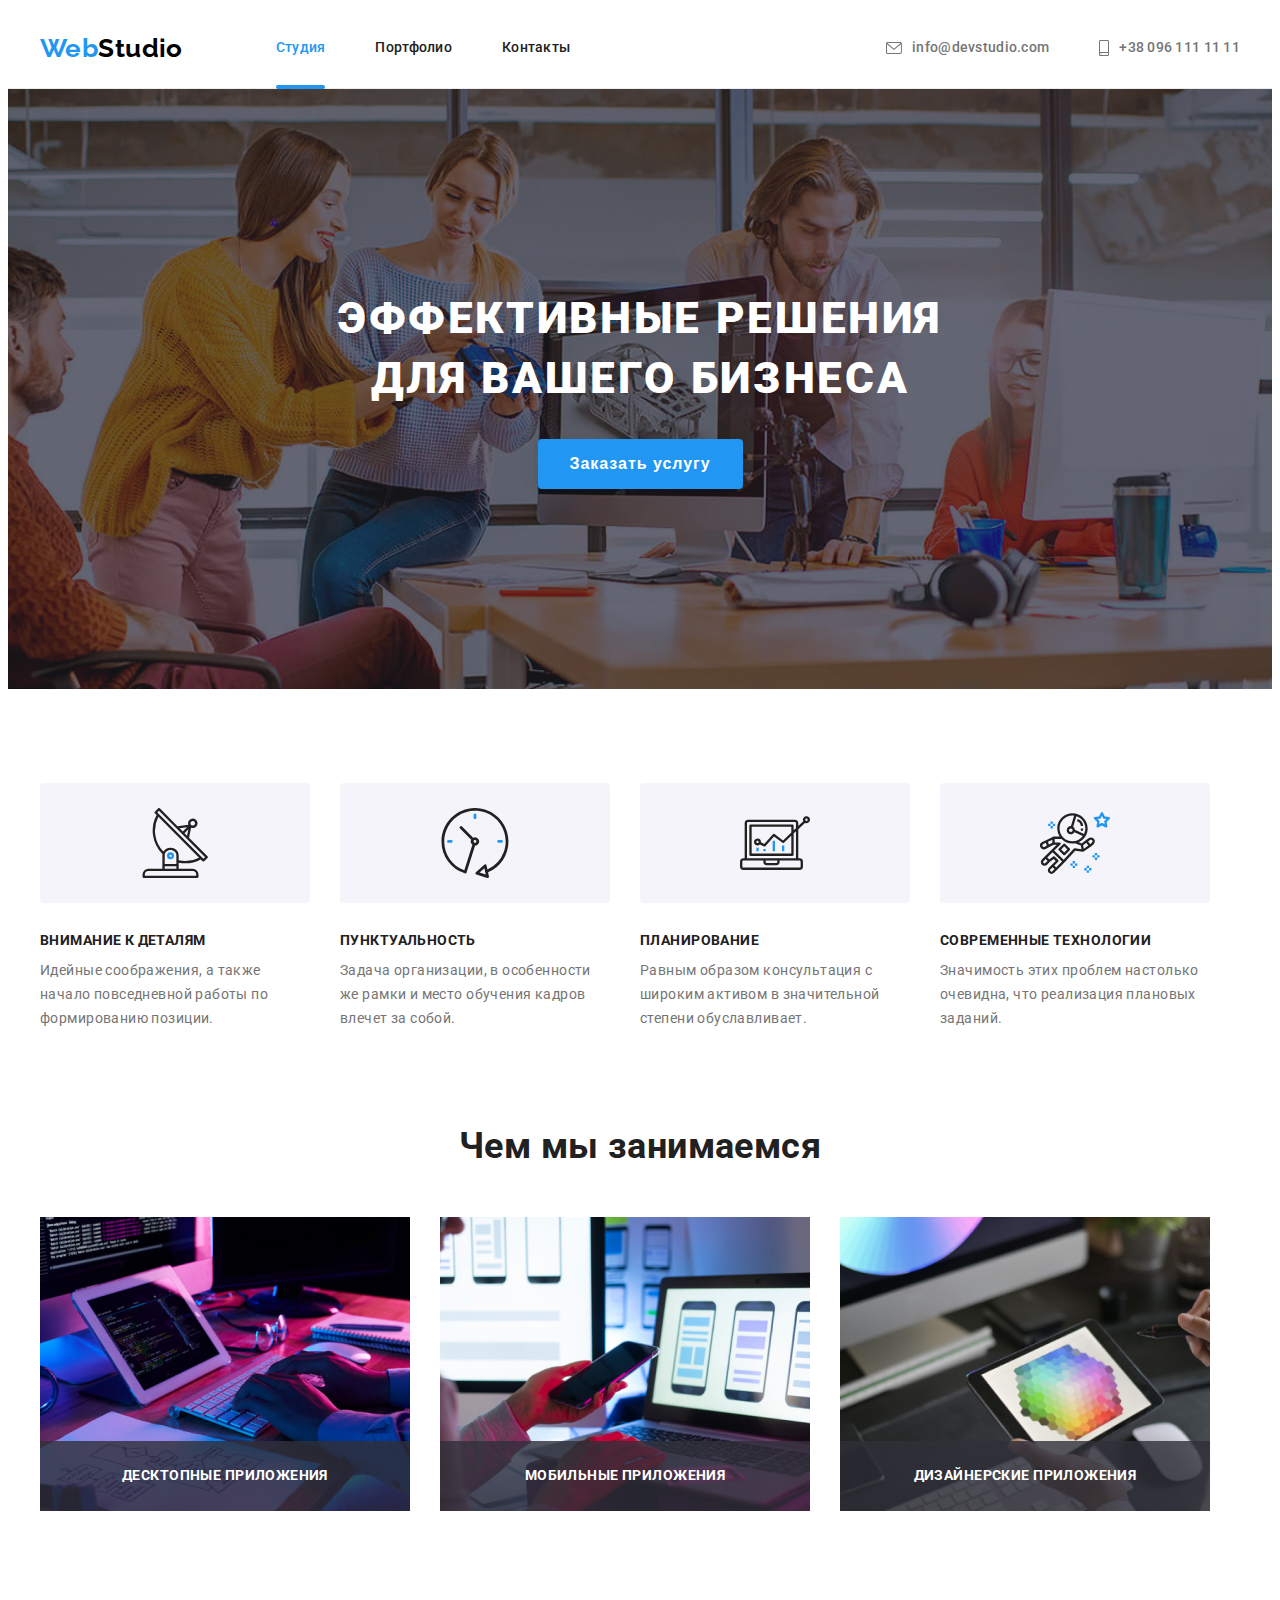
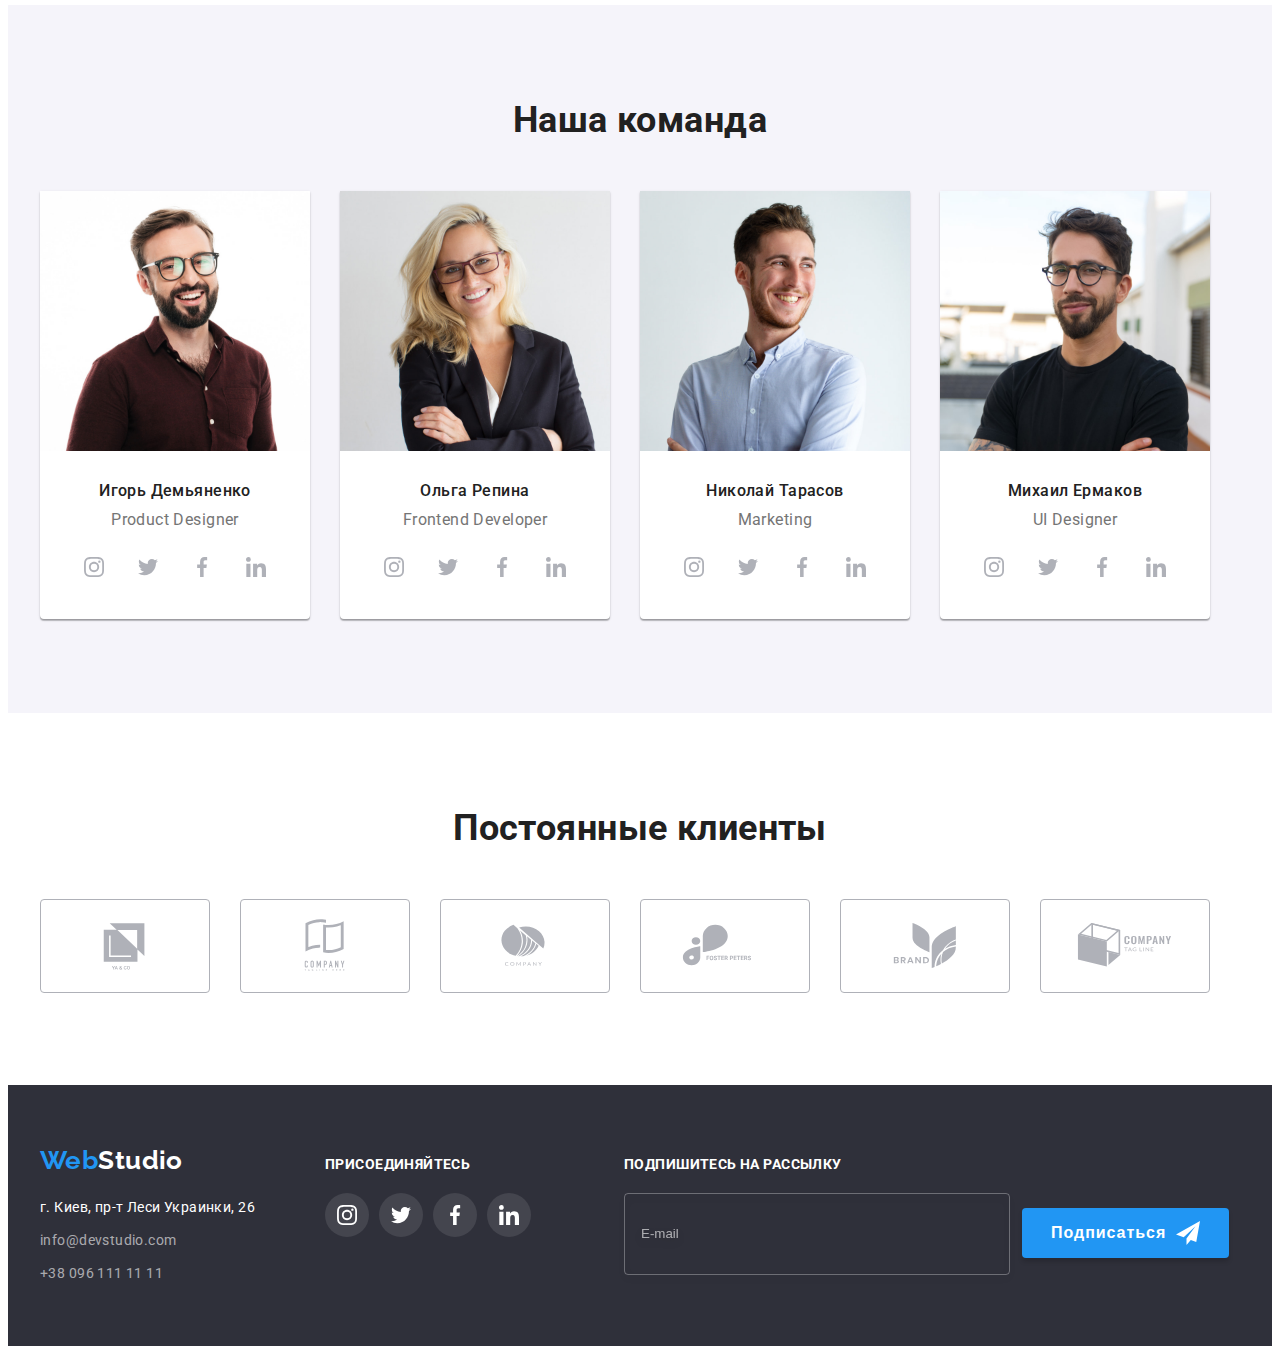
<file: index.html>
<!DOCTYPE html>
<html lang="ru">
   <head>
      <meta charset="UTF-8" />
      <meta http-equiv="X-UA-Compatible" content="IE=edge" />
      <meta name="viewport" content="width=device-width, initial-scale=1.0" />
      <title>WebStudio</title>
      <link rel="preconnect" href="https://fonts.googleapis.com" />
      <link rel="preconnect" href="https://fonts.gstatic.com" crossorigin />
      <link
         href="https://fonts.googleapis.com/css2?family=Raleway:wght@700&family=Roboto:wght@400;500;700;900&display=swap"
         rel="stylesheet"
      />
      <link
         rel="stylesheet"
         href="https://cdnjs.cloudflare.com/ajax/libs/modern-normalize/1.1.0/modern-normalize.min.css"
         integrity="sha512-wpPYUAdjBVSE4KJnH1VR1HeZfpl1ub8YT/NKx4PuQ5NmX2tKuGu6U/JRp5y+Y8XG2tV+wKQpNHVUX03MfMFn9Q=="
         crossorigin="anonymous"
         referrerpolicy="no-referrer"
      />
      <link rel="stylesheet" href="./css/main.min.css">
   </head>
   <body>
      <!-- content of header -->
      <header class="header">
         <div class="container header__container">
            <!-- navigation -->
            <nav class="header__container">
               <!-- logo -->
               <a class="link logo logo--header" href="./index.html">
                  <span class="logo--accent">Web</span>Studio
               </a>

               <!-- navigation list -->
               <ul class="list nav">
                  <li class="nav__item">
                     <a class="link nav__link nav__link--current" href="./index.html">Студия</a>
                  </li>
                  <li class="nav__item">
                     <a class="link nav__link" href="./portfolio.html">Портфолио</a>
                  </li>
                  <li class="nav__item"><a class="link nav__link" href="">Контакты</a></li>
               </ul>
            </nav>

            <!-- Email and telephone number -->
            <ul class="list nav">
               <li class="nav__item">
                  <a class="link nav__link nav__link--contact" href="mailto:info@devstudio.com"
                     ><svg class="nav__icon" width="16" height="12">
                        <use href="./images/icons.svg#mail"></use></svg
                     >info@devstudio.com</a
                  >
               </li>
               <li class="nav__item">
                  <a class="link nav__link nav__link--contact" href="tel:+380961111111">
                     <svg class="nav__icon" width="10" height="16">
                        <use href="./images/icons.svg#phone"></use></svg
                     >+38 096 111 11 11</a
                  >
               </li>
            </ul>
         </div>
      </header>

      <!-- main content -->
      <main>
         <!-- hero -->
         <section class="hero">
            <div class="container">
               <h1 class="hero__title">Эффективные решения для вашего бизнеса</h1>
               <button data-modal-open class="hero__btn btn" type="button">Заказать услугу</button>
            </div>
         </section>

         <!-- features -->
         <section class="features">
            <div class="container">
               <!-- hidden h2 -->
               <h2 class="hidden">Преимущества</h2>

               <!-- features list -->
               <ul class="list features__list">
                  <li class="features__item">
                     <div class="features__box">
                        <svg class="features__icon" width="70" height="70">
                           <use href="./images/icons.svg#features-1"></use>
                        </svg>
                     </div>
                     <h3 class="features__title">Внимание к деталям</h3>
                     <p class="features__text">
                        Идейные соображения, а также начало повседневной работы по формированию
                        позиции.
                     </p>
                  </li>
                  <li class="features__item">
                     <div class="features__box">
                        <svg class="features__icon" width="70" height="70">
                           <use href="./images/icons.svg#features-2"></use>
                        </svg>
                     </div>
                     <h3 class="features__title">Пунктуальность</h3>
                     <p class="features__text">
                        Задача организации, в особенности же рамки и место обучения кадров влечет за
                        собой.
                     </p>
                  </li>
                  <li class="features__item">
                     <div class="features__box">
                        <svg class="features__icon" width="70" height="70">
                           <use href="./images/icons.svg#features-3"></use>
                        </svg>
                     </div>
                     <h3 class="features__title">Планирование</h3>
                     <p class="features__text">
                        Равным образом консультация с широким активом в значительной степени
                        обуславливает.
                     </p>
                  </li>
                  <li class="features__item">
                     <div class="features__box">
                        <svg class="features__icon" width="70" height="70">
                           <use href="./images/icons.svg#features-4"></use>
                        </svg>
                     </div>
                     <h3 class="features__title">Современные технологии</h3>
                     <p class="features__text">
                        Значимость этих проблем настолько очевидна, что реализация плановых заданий.
                     </p>
                  </li>
               </ul>
            </div>
         </section>

         <!-- types of services -->
         <section class="services">
            <div class="container">
               <h2 class="title services__title">Чем мы занимаемся</h2>
               <ul class="list services__list">
                  <li class="services__item">
                     <img
                        src="./images/services-1.jpg"
                        width="370"
                        height="294"
                        alt="Десктопные приложения"
                     />
                     <div class="services__text">Десктопные приложения</div>
                  </li>
                  <li class="services__item">
                     <img
                        src="./images/services-2.jpg"
                        width="370"
                        height="294"
                        alt="Мобильные приложения"
                     />
                     <div class="services__text">Мобильные приложения</div>
                  </li>
                  <li class="services__item">
                     <img
                        src="./images/services-3.jpg"
                        width="370"
                        height="294"
                        alt="Дизайнерские приложения"
                     />
                     <div class="services__text">Дизайнерские приложения</div>
                  </li>
               </ul>
            </div>
         </section>

         <!-- workers -->
         <section class="worker">
            <div class="container">
               <h2 class="title worker__title">Наша команда</h2>

               <!-- workers cards -->
               <ul class="list worker__list">
                  <li class="worker__item">
                     <img
                        width="270"
                        height="260"
                        src="./images/worker-1.jpg"
                        alt="фото первого члена команды"
                     />
                     <div class="worker__wrapper">
                        <h3 class="worker__name">Игорь Демьяненко</h3>
                        <p class="worker__position">Product Designer</p>

                        <!-- workers social -->
                        <ul class="social list">
                           <li class="social__item">
                              <a class="social__link" href="https://www.instagram.com/"
                                 ><svg class="social__icon" width="20" height="20">
                                    <use href="./images/icons.svg#instagram"></use></svg
                              ></a>
                           </li>
                           <li class="social__item">
                              <a class="social__link" href="https://twitter.com/"
                                 ><svg class="social__icon" width="20" height="20">
                                    <use href="./images/icons.svg#twitter"></use></svg
                              ></a>
                           </li>
                           <li class="social__item">
                              <a class="social__link" href="https://www.facebook.com/"
                                 ><svg class="social__icon" width="20" height="20">
                                    <use href="./images/icons.svg#facebook"></use></svg
                              ></a>
                           </li>
                           <li class="social__item">
                              <a class="social__link" href="https://www.linkedin.com/"
                                 ><svg class="social__icon" width="20" height="20">
                                    <use href="./images/icons.svg#linkedin"></use></svg
                              ></a>
                           </li>
                        </ul>
                     </div>
                  </li>
                  <li class="worker__item">
                     <img
                        width="270"
                        height="260"
                        src="./images/worker-2.jpg"
                        alt="фото второго члена команды"
                     />
                     <div class="worker__wrapper">
                        <h3 class="worker__name">Ольга Репина</h3>
                        <p class="worker__position">Frontend Developer</p>

                        <!-- workers social -->
                        <ul class="social list">
                           <li class="social__item">
                              <a class="social__link" href="https://www.instagram.com/"
                                 ><svg class="social__icon" width="20" height="20">
                                    <use href="./images/icons.svg#instagram"></use></svg
                              ></a>
                           </li>
                           <li class="social__item">
                              <a class="social__link" href="https://twitter.com/"
                                 ><svg class="social__icon" width="20" height="20">
                                    <use href="./images/icons.svg#twitter"></use></svg
                              ></a>
                           </li>
                           <li class="social__item">
                              <a class="social__link" href="https://www.facebook.com/"
                                 ><svg class="social__icon" width="20" height="20">
                                    <use href="./images/icons.svg#facebook"></use></svg
                              ></a>
                           </li>
                           <li class="social__item">
                              <a class="social__link" href="https://www.linkedin.com/"
                                 ><svg class="social__icon" width="20" height="20">
                                    <use href="./images/icons.svg#linkedin"></use></svg
                              ></a>
                           </li>
                        </ul>
                     </div>
                  </li>
                  <li class="worker__item">
                     <img
                        width="270"
                        height="260"
                        src="./images/worker-3.jpg"
                        alt="фото третьего члена команды"
                     />
                     <div class="worker__wrapper">
                        <h3 class="worker__name">Николай Тарасов</h3>
                        <p class="worker__position">Marketing</p>

                        <!-- workers social -->
                        <ul class="social list">
                           <li class="social__item">
                              <a class="social__link" href="https://www.instagram.com/"
                                 ><svg class="social__icon" width="20" height="20">
                                    <use href="./images/icons.svg#instagram"></use></svg
                              ></a>
                           </li>
                           <li class="social__item">
                              <a class="social__link" href="https://twitter.com/"
                                 ><svg class="social__icon" width="20" height="20">
                                    <use href="./images/icons.svg#twitter"></use></svg
                              ></a>
                           </li>
                           <li class="social__item">
                              <a class="social__link" href="https://www.facebook.com/"
                                 ><svg class="social__icon" width="20" height="20">
                                    <use href="./images/icons.svg#facebook"></use></svg
                              ></a>
                           </li>
                           <li class="social__item">
                              <a class="social__link" href="https://www.linkedin.com/"
                                 ><svg class="social__icon" width="20" height="20">
                                    <use href="./images/icons.svg#linkedin"></use></svg
                              ></a>
                           </li>
                        </ul>
                     </div>
                  </li>
                  <li class="worker__item">
                     <img
                        width="270"
                        height="260"
                        src="./images/worker-4.jpg"
                        alt="фото четвертого члена команды"
                     />
                     <div class="worker__wrapper">
                        <h3 class="worker__name">Михаил Ермаков</h3>
                        <p class="worker__position">UI Designer</p>

                        <!-- workers social -->
                        <ul class="social list">
                           <li class="social__item">
                              <a class="social__link" href="https://www.instagram.com/"
                                 ><svg class="social__icon" width="20" height="20">
                                    <use href="./images/icons.svg#instagram"></use></svg
                              ></a>
                           </li>
                           <li class="social__item">
                              <a class="social__link" href="https://twitter.com/"
                                 ><svg class="social__icon" width="20" height="20">
                                    <use href="./images/icons.svg#twitter"></use></svg
                              ></a>
                           </li>
                           <li class="social__item">
                              <a class="social__link" href="https://www.facebook.com/"
                                 ><svg class="social__icon" width="20" height="20">
                                    <use href="./images/icons.svg#facebook"></use></svg
                              ></a>
                           </li>
                           <li class="social__item">
                              <a class="social__link" href="https://www.linkedin.com/"
                                 ><svg class="social__icon" width="20" height="20">
                                    <use href="./images/icons.svg#linkedin"></use></svg
                              ></a>
                           </li>
                        </ul>
                     </div>
                  </li>
               </ul>
            </div>
         </section>

         <!-- clients -->
         <section class="clients">
            <div class="container">
               <h2 class="clients__title">Постоянные клиенты</h2>
               <ul class="list clients__list">
                  <li class="clients__item">
                     <a href="" class="clients__link">
                        <svg class="clients__icon" width="106" height="60">
                           <use href="./images/icons.svg#logo"></use>
                        </svg>
                     </a>
                  </li>
                  <li class="clients__item">
                     <a href="" class="clients__link">
                        <svg class="clients__icon" width="106" height="60">
                           <use href="./images/icons.svg#logo-1"></use>
                        </svg>
                     </a>
                  </li>
                  <li class="clients__item">
                     <a href="" class="clients__link">
                        <svg class="clients__icon" width="106" height="60">
                           <use href="./images/icons.svg#logo-2"></use>
                        </svg>
                     </a>
                  </li>
                  <li class="clients__item">
                     <a href="" class="clients__link">
                        <svg class="clients__icon" width="106" height="60">
                           <use href="./images/icons.svg#logo-3"></use>
                        </svg>
                     </a>
                  </li>
                  <li class="clients__item">
                     <a href="" class="clients__link">
                        <svg class="clients__icon" width="106" height="60">
                           <use href="./images/icons.svg#logo-4"></use>
                        </svg>
                     </a>
                  </li>
                  <li class="clients__item">
                     <a href="" class="clients__link">
                        <svg class="clients__icon" width="106" height="60">
                           <use href="./images/icons.svg#logo-5"></use>
                        </svg>
                     </a>
                  </li>
               </ul>
            </div>
         </section>
      </main>

      <!-- content of footer -->
      <footer class="footer">
         <div class="container footer__container">
            <!-- footer address -->
            <div class="footer__address">
               <!-- logo -->
               <a class="logo logo--footer link" href="./index.html">
                  <span class="logo--accent">Web</span><span class="logo--color">Studio</span>
               </a>
               <address class="address">
                  <ul class="list">
                     <li class="address__item">
                        <a
                           class="address__link address__link--physical link"
                           href="https://goo.gl/maps/hUmjc3DChhBKbwpk7"
                           >г. Киев, пр-т Леси Украинки, 26</a
                        >
                     </li>
                     <li class="address__item">
                        <a class="address__link link" href="mailto:info@devstudio.com"
                           >info@devstudio.com</a
                        >
                     </li>
                     <li class="address__item">
                        <a class="address__link link" href="tel:+380961111111">+38 096 111 11 11</a>
                     </li>
                  </ul>
               </address>
            </div>

            <!-- footer socials -->
            <div class="footer__social">
               <strong class="footer__action">присоединяйтесь</strong>
               <ul class="social list">
                  <li class="social__item">
                     <a class="social__link social__link--footer" href="https://www.instagram.com/"
                        ><svg class="social__icon social_icon--footer" width="20" height="20">
                           <use href="./images/icons.svg#instagram"></use></svg
                     ></a>
                  </li>
                  <li class="social__item">
                     <a class="social__link social__link--footer" href="https://twitter.com/"
                        ><svg class="social__icon social_icon--footer" width="20" height="20">
                           <use href="./images/icons.svg#twitter"></use></svg
                     ></a>
                  </li>
                  <li class="social__item">
                     <a class="social__link social__link--footer" href="https://www.facebook.com/"
                        ><svg class="social__icon social_icon--footer" width="20" height="20">
                           <use href="./images/icons.svg#facebook"></use></svg
                     ></a>
                  </li>
                  <li class="social__item">
                     <a class="social__link social__link--footer" href="https://www.linkedin.com/"
                        ><svg class="social__icon social_icon--footer" width="20" height="20">
                           <use href="./images/icons.svg#linkedin"></use></svg
                     ></a>
                  </li>
               </ul>
            </div>

            <!-- footer form -->
            <div class="footer__form">
               <strong class="footer__action">Подпишитесь на рассылку</strong>
               <form class="subscribe">
                  <input
                     class="subscribe__input"
                     type="email"
                     name="subscribe-email"
                     placeholder="E-mail"
                  />
                  <button class="subscribe__btn btn" type="submit">
                     Подписаться
                     <svg class="subscribe__icon" width="24" height="24">
                        <use href="./images/icons.svg#form-send"></use>
                     </svg>
                  </button>
               </form>
            </div>
         </div>
      </footer>

      <!-- Modal form  -->
      <div data-modal class="modal is-hidden">
         <div class="modal__window">
            <button data-modal-close class="modal__close-btn" type="button">
               <svg class="modal__close-icon" width="30" height="30">
                  <use href="./images/icons.svg#close"></use>
               </svg>
            </button>

            <strong class="modal__title"> Оставьте свои данные, мы вам перезвоним </strong>
            <form class="modal__form">
               <label class="modal__field">
                  <span class="modal__description">Имя</span>
                  <input class="modal__input" type="text" name="call-back-name" />
                  <svg class="modal__icon" width="18" height="18">
                     <use href="./images/icons.svg#form-name"></use>
                  </svg>
               </label>
               <label class="modal__field">
                  <span class="modal__description">Телефон</span>
                  <input class="modal__input" type="tel" name="call-back-phone" />
                  <svg class="modal__icon" width="18" height="18">
                     <use href="./images/icons.svg#form-phone"></use>
                  </svg>
               </label>
               <label class="modal__field">
                  <span class="modal__description">Почта</span>
                  <input class="modal__input" type="email" name="call-back-post" />
                  <svg class="modal__icon" width="18" height="18">
                     <use href="./images/icons.svg#form-post"></use>
                  </svg>
               </label>
               <label class="modal__field">
                  <span class="modal__description"> Комментарий </span>
                  <textarea
                     class="modal__textarea"
                     name="call-back-comment"
                     placeholder="Введите текст"
                  ></textarea>
               </label>

               <div>
                  <label class="modal__agreement">
                     <input class="checkbox hidden" type="checkbox" name="call-back-checkbox" />
                     <span class="modal__checkbox">
                        <svg width="16" height="15">
                           <use href="./images/icons.svg#form-vector"></use>
                        </svg>
                     </span>
                     <span class="modal__agreement-desc">
                        Соглашаюсь с рассылкой и принимаю
                        <a class="modal__agreement-link" href="#">Условия договора</a>
                     </span>
                  </label>
               </div>

               <button class="modal__btn btn" type="submit">Отправить</button>
            </form>
         </div>
      </div>
      <script src="./js/modal.js"></script>
   </body>
</html>
</file>
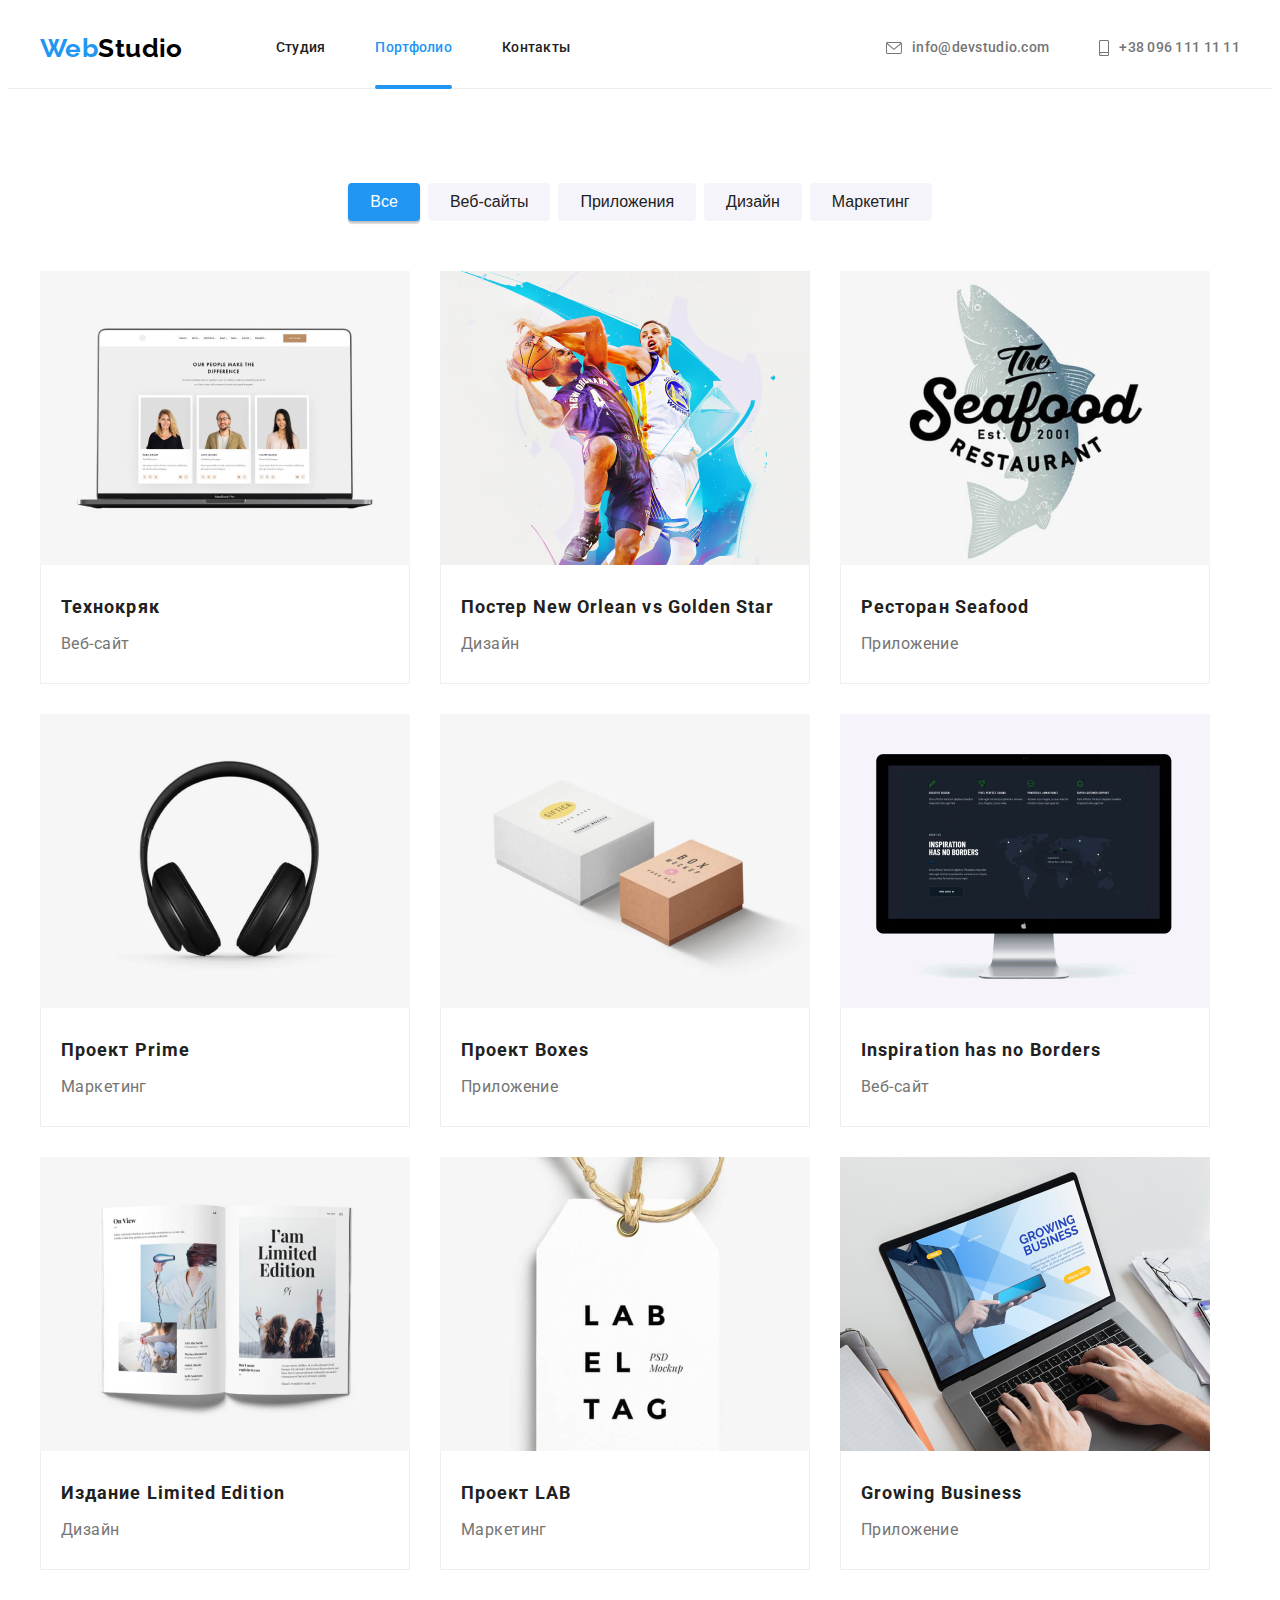
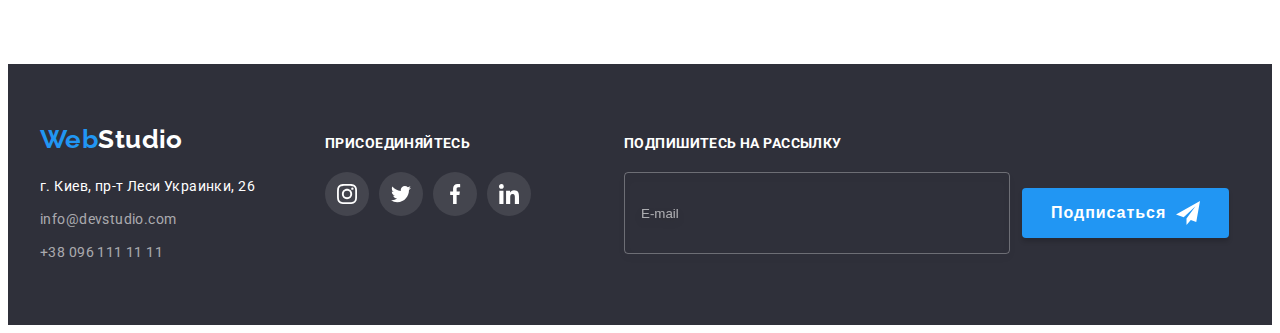
<file: portfolio.html>
<!DOCTYPE html>
<html lang="ru">
   <head>
      <meta charset="UTF-8" />
      <meta http-equiv="X-UA-Compatible" content="IE=edge" />
      <meta name="viewport" content="width=device-width, initial-scale=1.0" />
      <title>Portfolio</title>
      <link rel="preconnect" href="https://fonts.googleapis.com" />
      <link rel="preconnect" href="https://fonts.gstatic.com" crossorigin />
      <link
         href="https://fonts.googleapis.com/css2?family=Raleway:wght@700&family=Roboto:wght@400;500;700;900&display=swap"
         rel="stylesheet"
      />
      <link
         rel="stylesheet"
         href="https://cdnjs.cloudflare.com/ajax/libs/modern-normalize/1.1.0/modern-normalize.min.css"
         integrity="sha512-wpPYUAdjBVSE4KJnH1VR1HeZfpl1ub8YT/NKx4PuQ5NmX2tKuGu6U/JRp5y+Y8XG2tV+wKQpNHVUX03MfMFn9Q=="
         crossorigin="anonymous"
         referrerpolicy="no-referrer"
      />
      <link rel="stylesheet" href="./css/main.min.css">
   </head>
   <body>
      <!-- head of title -->
      <header class="header">
         <div class="container header__container">
            <!-- navigation -->
            <nav class="header__container">
               <!-- logo -->
               <a class="link logo logo--header" href="./index.html">
                  <span class="logo--accent">Web</span>Studio
               </a>

               <!-- navigation list -->
               <ul class="list nav">
                  <li class="nav__item">
                     <a class="link nav__link" href="./index.html">Студия</a>
                  </li>
                  <li class="nav__item">
                     <a class="link nav__link nav__link--current" href="./portfolio.html"
                        >Портфолио</a
                     >
                  </li>
                  <li class="nav__item"><a class="link nav__link" href="">Контакты</a></li>
               </ul>
            </nav>

            <!-- Email and telephone number -->
            <ul class="list nav">
               <li class="nav__item">
                  <a class="link nav__link nav__link--contact" href="mailto:info@devstudio.com"
                     ><svg class="nav__icon" width="16" height="12">
                        <use href="./images/icons.svg#mail"></use></svg
                     >info@devstudio.com</a
                  >
               </li>
               <li class="nav__item">
                  <a class="link nav__link nav__link--contact" href="tel:+380961111111">
                     <svg class="nav__icon" width="10" height="16">
                        <use href="./images/icons.svg#phone"></use></svg
                     >+38 096 111 11 11</a
                  >
               </li>
            </ul>
         </div>
      </header>

      <!-- main content -->
      <main>
         <!-- projects -->
         <section class="section">
            <div class="container">
               <!--hidden h1 -->
               <h1 class="hidden">Наши проекты</h1>

               <!--filter buttons -->
               <ul class="list filter">
                  <li class="filter__item">
                     <button class="filter__btn filter__btn--active" type="button">Все</button>
                  </li>
                  <li class="filter__item">
                     <button class="filter__btn" type="button">Веб-сайты</button>
                  </li>
                  <li class="filter__item">
                     <button class="filter__btn" type="button">Приложения</button>
                  </li>
                  <li class="filter__item">
                     <button class="filter__btn" type="button">Дизайн</button>
                  </li>
                  <li class="filter__item">
                     <button class="filter__btn" type="button">Маркетинг</button>
                  </li>
               </ul>

               <!-- projects list -->
               <ul class="list projects">
                  <li class="projects__card">
                     <a class="link projects__link" href="">
                        <div class="projects__wrapper">
                           <img src="./images/card-1.jpg" alt="фото веб-сайта" />
                           <p class="projects__overlay">
                              Ресурс предлагает комплексные предложения с разным уровнем функционала
                              и сервисов. Все это позволит посетителю получить исчерпывающие
                              сведения о компании или частном лице.
                           </p>
                        </div>
                        <div class="projects__container">
                           <h2 class="projects__title">Технокряк</h2>
                           <p class="projects__text">Веб-сайт</p>
                        </div>
                     </a>
                  </li>
                  <li class="projects__card">
                     <a class="link projects__link" href="">
                        <div class="projects__wrapper">
                           <img src="./images/card-2.jpg" alt="фото постера" />
                           <p class="projects__overlay">
                              Ресурс предлагает комплексные предложения с разным уровнем функционала
                              и сервисов. Все это позволит посетителю получить исчерпывающие
                              сведения о компании или частном лице.
                           </p>
                        </div>
                        <div class="projects__container">
                           <h2 class="projects__title">Постер New Orlean vs Golden Star</h2>
                           <p class="projects__text">Дизайн</p>
                        </div>
                     </a>
                  </li>
                  <li class="projects__card">
                     <a class="link projects__link" href="">
                        <div class="projects__wrapper">
                           <img src="./images/card-3.jpg" alt="логотип ресторана" />
                           <p class="projects__overlay">
                              Ресурс предлагает комплексные предложения с разным уровнем функционала
                              и сервисов. Все это позволит посетителю получить исчерпывающие
                              сведения о компании или частном лице.
                           </p>
                        </div>
                        <div class="projects__container">
                           <h2 class="projects__title">Ресторан Seafood</h2>
                           <p class="projects__text">Приложение</p>
                        </div>
                     </a>
                  </li>
                  <li class="projects__card">
                     <a class="link projects__link" href="">
                        <div class="projects__wrapper">
                           <img src="./images/card-4.jpg" alt="чёрные наушники" />
                           <p class="projects__overlay">
                              Ресурс предлагает комплексные предложения с разным уровнем функционала
                              и сервисов. Все это позволит посетителю получить исчерпывающие
                              сведения о компании или частном лице.
                           </p>
                        </div>
                        <div class="projects__container">
                           <h2 class="projects__title">Проект Prime</h2>
                           <p class="projects__text">Маркетинг</p>
                        </div>
                     </a>
                  </li>
                  <li class="projects__card">
                     <a class="link projects__link" href="">
                        <div class="projects__wrapper">
                           <img src="./images/card-5.jpg" alt="две коробки" />
                           <p class="projects__overlay">
                              Ресурс предлагает комплексные предложения с разным уровнем функционала
                              и сервисов. Все это позволит посетителю получить исчерпывающие
                              сведения о компании или частном лице.
                           </p>
                        </div>
                        <div class="projects__container">
                           <h2 class="projects__title">Проект Boxes</h2>
                           <p class="projects__text">Приложение</p>
                        </div>
                     </a>
                  </li>
                  <li class="projects__card">
                     <a class="link projects__link" href="">
                        <div class="projects__wrapper">
                           <img src="./images/card-6.jpg" alt="фото веб-сайта" />
                           <p class="projects__overlay">
                              Ресурс предлагает комплексные предложения с разным уровнем функционала
                              и сервисов. Все это позволит посетителю получить исчерпывающие
                              сведения о компании или частном лице.
                           </p>
                        </div>
                        <div class="projects__container">
                           <h2 class="projects__title">Inspiration has no Borders</h2>
                           <p class="projects__text">Веб-сайт</p>
                        </div>
                     </a>
                  </li>
                  <li class="projects__card">
                     <a class="link projects__link" href="">
                        <div class="projects__wrapper">
                           <img src="./images/card-7.jpg" alt="дизайн книги" />
                           <p class="projects__overlay">
                              Ресурс предлагает комплексные предложения с разным уровнем функционала
                              и сервисов. Все это позволит посетителю получить исчерпывающие
                              сведения о компании или частном лице.
                           </p>
                        </div>
                        <div class="projects__container">
                           <h2 class="projects__title">Издание Limited Edition</h2>
                           <p class="projects__text">Дизайн</p>
                        </div>
                     </a>
                  </li>
                  <li class="projects__card">
                     <a class="link projects__link" href="">
                        <div class="projects__wrapper">
                           <img src="./images/card-8.jpg" alt="бирка с надписью LAB" />
                           <p class="projects__overlay">
                              Ресурс предлагает комплексные предложения с разным уровнем функционала
                              и сервисов. Все это позволит посетителю получить исчерпывающие
                              сведения о компании или частном лице.
                           </p>
                        </div>
                        <div class="projects__container">
                           <h2 class="projects__title">Проект LAB</h2>
                           <p class="projects__text">Маркетинг</p>
                        </div>
                     </a>
                  </li>
                  <li class="projects__card">
                     <a class="link projects__link" href="">
                        <div class="projects__wrapper">
                           <img src="./images/card-9.jpg" alt="фото веб-приложения" />
                           <p class="projects__overlay">
                              Ресурс предлагает комплексные предложения с разным уровнем функционала
                              и сервисов. Все это позволит посетителю получить исчерпывающие
                              сведения о компании или частном лице.
                           </p>
                        </div>
                        <div class="projects__container">
                           <h2 class="projects__title">Growing Business</h2>
                           <p class="projects__text">Приложение</p>
                        </div>
                     </a>
                  </li>
               </ul>
            </div>
         </section>
      </main>

      <!-- content of footer -->
      <footer class="footer">
         <div class="container footer__container">
            <!-- footer address -->
            <div class="footer__address">
               <!-- logo -->
               <a class="logo logo--footer link" href="./index.html">
                  <span class="logo--accent">Web</span><span class="logo--color">Studio</span>
               </a>
               <address class="address">
                  <ul class="list">
                     <li class="address__item">
                        <a
                           class="address__link address__link--physical link"
                           href="https://goo.gl/maps/hUmjc3DChhBKbwpk7"
                           >г. Киев, пр-т Леси Украинки, 26</a
                        >
                     </li>
                     <li class="address__item">
                        <a class="address__link link" href="mailto:info@devstudio.com"
                           >info@devstudio.com</a
                        >
                     </li>
                     <li class="address__item">
                        <a class="address__link link" href="tel:+380961111111">+38 096 111 11 11</a>
                     </li>
                  </ul>
               </address>
            </div>

            <!-- footer socials -->
            <div class="footer__social">
               <strong class="footer__action">присоединяйтесь</strong>
               <ul class="social list">
                  <li class="social__item">
                     <a class="social__link social__link--footer" href="https://www.instagram.com/"
                        ><svg class="social__icon social_icon--footer" width="20" height="20">
                           <use href="./images/icons.svg#instagram"></use></svg
                     ></a>
                  </li>
                  <li class="social__item">
                     <a class="social__link social__link--footer" href="https://twitter.com/"
                        ><svg class="social__icon social_icon--footer" width="20" height="20">
                           <use href="./images/icons.svg#twitter"></use></svg
                     ></a>
                  </li>
                  <li class="social__item">
                     <a class="social__link social__link--footer" href="https://www.facebook.com/"
                        ><svg class="social__icon social_icon--footer" width="20" height="20">
                           <use href="./images/icons.svg#facebook"></use></svg
                     ></a>
                  </li>
                  <li class="social__item">
                     <a class="social__link social__link--footer" href="https://www.linkedin.com/"
                        ><svg class="social__icon social_icon--footer" width="20" height="20">
                           <use href="./images/icons.svg#linkedin"></use></svg
                     ></a>
                  </li>
               </ul>
            </div>

            <!-- footer form -->
            <div class="footer__form">
               <strong class="footer__action">Подпишитесь на рассылку</strong>
               <form class="subscribe">
                  <input
                     class="subscribe__input"
                     type="email"
                     name="subscribe-email"
                     placeholder="E-mail"
                  />
                  <button class="subscribe__btn btn" type="submit">
                     Подписаться
                     <svg class="subscribe__icon" width="24" height="24">
                        <use href="./images/icons.svg#form-send"></use>
                     </svg>
                  </button>
               </form>
            </div>
         </div>
      </footer>
   </body>
</html>
</file>
<file: css/main.min.css>
:root{--text-color: #212121;--second-text-color: #757575;--accent-color: #2196f3;--main-color: #ffffff;--theme-color: #f5f4fa;--second-theme-color: #2f303a;--icons-color: #afb1b8;--font-body: 'Roboto', sans-serif;--font-logo: 'Raleway', sans-serif}body{font-family:var(--font-body);color:var(--text-color);background-color:var(--main-color);font-size:14px;letter-spacing:0.03em}.section{padding-top:94px;padding-bottom:94px}.title{font-weight:700;font-size:36px;line-height:1.17;text-align:center}.hidden{position:absolute;white-space:nowrap;width:1px;height:1px;overflow:hidden;border:0;padding:0;clip:rect(0 0 0 0);clip-path:inset(50%);margin:-1px}h1,h2,h3,h4,h5,h6,p,ul{margin:0;padding:0}img{display:block}.list{list-style:none}.link{text-decoration:none;color:var(--text-color);padding:0;margin:0}.container{width:1200px;margin-left:auto;margin-right:auto;padding-left:15px;padding-right:15px}.btn{display:flex;align-items:center;justify-content:center;border:none;border-radius:4px;background-color:var(--accent-color);font-weight:700;font-size:16px;line-height:1.88;letter-spacing:0.06em;cursor:pointer;color:var(--main-color);box-shadow:0px 4px 4px rgba(0,0,0,0.15);transition-property:background-color, box-shadow;transition-duration:250ms;transition-timing-function:cubic-bezier(0.4, 0, 0.2, 1)}.btn:focus,.btn:hover{background-color:#188ce8}.logo{display:block;padding:24px 0;font-family:var(--font-logo);font-weight:700;font-size:26px;line-height:1.19;color:#000000}.logo--header{margin-right:93px}.logo--accent{color:var(--accent-color)}.logo--footer{padding:0;margin-bottom:20px}.logo--color{color:var(--main-color)}.social{display:flex;justify-content:center}.social__item:not(:last-child){margin-right:10px}.social__icon{fill:var(--icons-color);transition-property:fill;transition-duration:250ms;transition-timing-function:cubic-bezier(0.4, 0, 0.2, 1)}.social__link{display:flex;width:44px;height:44px;border-radius:50%;align-items:center;justify-content:center;transition-property:background-color;transition-duration:250ms;transition-timing-function:cubic-bezier(0.4, 0, 0.2, 1)}.social__link:hover,.social__link:focus{background-color:var(--accent-color)}.social__link:hover .social__icon,.social__link:focus .social__icon{fill:var(--main-color)}.footer__social{align-items:baseline;margin-left:70px}.footer__action{display:block;color:var(--main-color);font-weight:700;text-transform:uppercase;line-height:1.14;margin-bottom:20px}.social__link--footer{background-color:rgba(255,255,255,0.1);transition-property:background-color;transition-duration:250ms;transition-timing-function:cubic-bezier(0.4, 0, 0.2, 1)}.social__link--footer:hover,.social__link--footer:focus{background-color:var(--accent-color)}.social_icon--footer{fill:var(--main-color)}.modal{position:fixed;top:0;left:0;height:100vh;width:100vw;background-color:rgba(0,0,0,0.2);transform:scale(1);transition-property:opacity, visibility;transition-duration:250ms;transition-timing-function:cubic-bezier(0.4, 0, 0.2, 1)}.modal.is-hidden{transform:scale(0);opacity:0;visibility:hidden;pointer-events:none}.modal.is-hidden .modal__window{transform:translate(-50%, -50%) scale(0)}.modal__window{position:absolute;top:50%;left:50%;min-width:528px;min-height:581px;padding:40px;border-radius:4px;background-color:#ffffff;transform:translate(-50%, -50%) scale(1);transition:transform 300ms cubic-bezier(0.4, 0, 0.2, 1)}.modal__close-btn{position:absolute;width:30px;height:30px;top:1%;right:1%;padding:0;border:none;background-color:transparent;cursor:pointer}.modal__close-icon{transition-property:fill;transition-duration:250ms;transition-timing-function:cubic-bezier(0.4, 0, 0.2, 1)}.modal__close-btn:hover .modal__close-icon,.modal__close-btn:focus .modal__close-icon{fill:var(--accent-color)}.modal__form{display:flex;flex-direction:column}.modal__title{display:flex;justify-content:center;margin-bottom:12px;font-weight:700;font-size:20px;line-height:1.15;text-align:center}.modal__description{font-size:12px;line-height:1.17;letter-spacing:0.01em;color:var(--second-text-color)}.modal__field{position:relative;margin-bottom:10px}.modal__field:last-of-type{margin-bottom:20px}.modal__input{width:100%;height:40px;margin-top:4px;padding-left:42px;outline:transparent;border-radius:4px;border:1px solid rgba(33,33,33,0.2);transition-property:border;transition-duration:250ms;transition-timing-function:cubic-bezier(0.4, 0, 0.2, 1)}.modal__input:focus,.modal__textarea:focus{border-color:var(--accent-color)}.modal__input:focus+.modal__icon{fill:var(--accent-color)}.modal__icon{position:absolute;bottom:11px;left:12px;pointer-events:none;transition-property:fill;transition-duration:250ms;transition-timing-function:cubic-bezier(0.4, 0, 0.2, 1)}.modal__textarea{display:block;width:100%;height:120px;margin-top:4px;resize:none;padding:12px 16px;outline:transparent;border-radius:4px;border:1px solid rgba(33,33,33,0.2);transition-property:border;transition-duration:250ms;transition-timing-function:cubic-bezier(0.4, 0, 0.2, 1)}.modal__description::placeholder{line-height:1.14;letter-spacing:0.01em;color:var(--second-text-color)}.modal__agreement-desc{user-select:none;line-height:1.71;color:var(--second-text-color)}.modal__agreement-link{color:var(--accent-color)}.modal__checkbox{display:inline-flex;align-items:center;justify-content:center;width:16px;height:15px;margin-right:7px;border-radius:2px;outline:1px solid #000000;outline-offset:-1px;box-shadow:0px 4px 4px rgba(0,0,0,0.25);transition-property:background-color, outline;transition-duration:250ms;transition-timing-function:cubic-bezier(0.4, 0, 0.2, 1)}.checkbox:checked+.modal__checkbox{background-color:var(--accent-color);outline:1px solid var(--accent-color)}.checkbox:focus+.modal__checkbox{outline:1px solid var(--accent-color)}.modal__agreement{display:flex;align-items:center;justify-content:center}.modal__btn{padding:10px 56px;margin-left:auto;margin-right:auto;margin-top:30px}.header{border-bottom:1px solid #ececec}.header__container{display:flex;align-items:center}.nav{display:flex;margin-left:auto}.nav__icon{margin-right:10px;fill:var(--second-text-color);transition-property:fill;transition-duration:250ms;transition-timing-function:cubic-bezier(0.4, 0, 0.2, 1)}.nav__item{position:relative}.nav__item:not(:first-child){margin-left:50px}.nav__link{padding:32px 0;display:flex;align-items:center;font-weight:500;line-height:1.14;letter-spacing:0.02em;color:var(--text-color);transition-property:color;transition-duration:250ms;transition-timing-function:cubic-bezier(0.4, 0, 0.2, 1)}.nav__link--current::after{content:'';display:block;width:100%;height:4px;position:absolute;bottom:-1px;border-radius:2px;background-color:var(--accent-color)}.nav__link--contact{color:var(--second-text-color)}.nav__link:hover,.nav__link:focus,.nav__link--contact:focus,.nav__link--contact:hover,.nav__link--current{color:var(--accent-color)}.nav__link:hover .nav__icon,.nav__link:focus .nav__icon,.nav__link--contact:focus .nav__icon,.nav__link--contact:hover .nav__icon{fill:currentColor}.hero{margin:0 auto;max-width:1600px;background-position:center;padding-top:200px;padding-bottom:200px;background-image:linear-gradient(rgba(47,48,58,0.4), rgba(47,48,58,0.4)),url(../images/hero.jpg);background-color:#c4c4c4}.hero__title{max-width:700px;margin-left:auto;margin-right:auto;font-weight:900;font-size:44px;line-height:1.36;text-align:center;letter-spacing:0.06em;text-transform:uppercase;color:var(--main-color)}.hero__btn{margin-top:30px;margin-left:auto;margin-right:auto;padding:10px 32px}.features{padding-top:94px;padding-bottom:94px}.features__list{display:flex}.features__item{flex-basis:270px}.features__item:not(:last-child){margin-right:30px}.features__box{display:flex;align-items:center;justify-content:center;width:270px;height:120px;margin-bottom:30px;background-color:var(--theme-color);border-radius:4px}.features__title{margin-bottom:10px;font-weight:700;line-height:1.14;text-transform:uppercase;font-size:14px}.features__text{font-weight:400;line-height:1.71;text-align:left;vertical-align:top;color:var(--second-text-color)}.services{padding-bottom:94px}.services__list{display:flex}.services__title{margin-bottom:50px}.services__item{position:relative}.services__item:not(:last-child){margin-right:30px}.services__text{position:absolute;bottom:0;height:70px;width:100%;display:flex;align-items:center;justify-content:center;font-weight:700;line-height:1.14;text-transform:uppercase;color:var(--main-color);background-color:rgba(47,48,58,0.8)}.worker{padding-top:94px;padding-bottom:94px;background-color:var(--theme-color)}.worker__title{margin-bottom:50px}.worker__list{display:flex}.worker__item{flex-basis:270px;background-color:var(--main-color);font-size:16px;line-height:1.19;box-shadow:0px 1px 3px rgba(0,0,0,0.12),0px 1px 1px rgba(0,0,0,0.14),0px 2px 1px rgba(0,0,0,0.2);border-radius:0px 0px 4px 4px}.worker__item:not(:last-child){margin-right:30px}.worker__wrapper{text-align:center;padding-top:30px;padding-bottom:30px}.worker__name{margin-bottom:10px;font-weight:500;font-size:16px}.worker__position{margin-bottom:16px;font-weight:400;color:var(--second-text-color)}.clients{padding-top:94px;padding-bottom:94px}.clients__title{margin-bottom:50px;font-weight:700;font-size:36px;line-height:1.17;text-align:center}.clients__list{display:flex}.clients__item{width:170px;height:92px}.clients__item:not(:last-child){margin-right:30px}.clients__link{display:flex;height:100%;justify-content:center;align-items:center;border:1px solid var(--icons-color);border-radius:4px;transition-property:border;transition-duration:250ms;transition-timing-function:cubic-bezier(0.4, 0, 0.2, 1)}.clients__link:hover .clients__icon,.clients__link:focus .clients__icon{fill:var(--accent-color)}.clients__link:hover,.clients__link:focus{border-color:var(--accent-color)}.clients__icon{fill:var(--icons-color);transition-property:fill;transition-duration:250ms;transition-timing-function:cubic-bezier(0.4, 0, 0.2, 1)}.filter{display:flex;margin-bottom:50px;justify-content:center}.filter__item:not(:last-child){margin-right:8px}.filter__btn{border:none;border-radius:4px;padding:6px 22px;font-weight:500;font-size:16px;line-height:1.62;text-align:center;cursor:pointer;background-color:var(--theme-color);color:var(--text-color);transition-property:background-color, color, box-shadow;transition-duration:250ms;transition-timing-function:cubic-bezier(0.4, 0, 0.2, 1)}.filter__btn:focus,.filter__btn:hover,.filter__btn--active{background-color:var(--accent-color);color:var(--main-color);box-shadow:0px 3px 1px rgba(0,0,0,0.1),0px 1px 2px rgba(0,0,0,0.08),0px 2px 2px rgba(0,0,0,0.12)}.projects{display:flex;flex-wrap:wrap;margin:-15px}.projects__card{position:relative;flex-basis:calc((100% - 30px * 9) / 9);margin:15px}.projects__container{padding:24px 20px;border-left:1px solid #eeeeee;border-bottom:1px solid #eeeeee;border-right:1px solid #eeeeee}.projects__title{margin-bottom:4px;text-align:left;font-weight:700;font-size:18px;line-height:2;letter-spacing:0.06em}.projects__text{text-align:left;font-weight:400;font-size:16px;line-height:1.88;color:var(--second-text-color)}.projects__card{position:relative}.projects__wrapper{position:relative;overflow:hidden}.projects__overlay{position:absolute;height:100%;bottom:0;padding:63px 24px;text-align:center;font-size:18px;line-height:1.56;color:var(--main-color);background-color:rgba(33,150,243,0.9);transform:translateY(100%);transition:transform 250ms cubic-bezier(0.4, 0, 0.2, 1)}.projects__link{display:block;transition-property:box-shadow;transition-duration:250ms;transition-timing-function:cubic-bezier(0.4, 0, 0.2, 1)}.projects__link:hover,.projects__link:focus{box-shadow:0px 1px 1px rgba(0,0,0,0.12),0px 4px 4px rgba(0,0,0,0.06),1px 4px 6px rgba(0,0,0,0.16)}.projects__link:hover .projects__overlay,.projects__link:focus .projects__overlay{transform:translateY(0)}.footer{padding-top:60px;background-color:var(--second-theme-color);padding-bottom:60px}.footer__container{display:flex;flex-wrap:wrap;align-items:baseline}.address__item:not(:first-child){margin-top:9px}.address__link{font-weight:400;line-height:1.71;color:rgba(255,255,255,0.6);font-style:normal;transition-property:color;transition-duration:250ms;transition-timing-function:cubic-bezier(0.4, 0, 0.2, 1)}.address__link:hover,.address__link:focus{color:var(--accent-color)}.address__link--physical,.address__link--physical:hover,.address__link--physical:focus{color:var(--main-color)}.footer__form{align-items:baseline;margin-left:93px;margin-right:auto}.subscribe{display:flex;align-items:baseline}.subscribe__btn{margin-left:12px;padding:10px 29px;border:none;border-radius:4px}.subscribe__icon{margin-left:10px}.subscribe__input{width:352px;height:50px;padding:15px 16px;color:rgba(255,255,255,0.6);background-color:transparent;outline:transparent;border:1px solid rgba(255,255,255,0.3);filter:drop-shadow(0px 4px 4px rgba(0,0,0,0.15));border-radius:4px;transition-property:border;transition-duration:250ms;transition-timing-function:cubic-bezier(0.4, 0, 0.2, 1)}.subscribe__input:focus{border-color:var(--accent-color)}.subscribe__input::placeholder{color:rgba(255,255,255,0.6)}
/*# sourceMappingURL=main.min.css.map */
</file>
